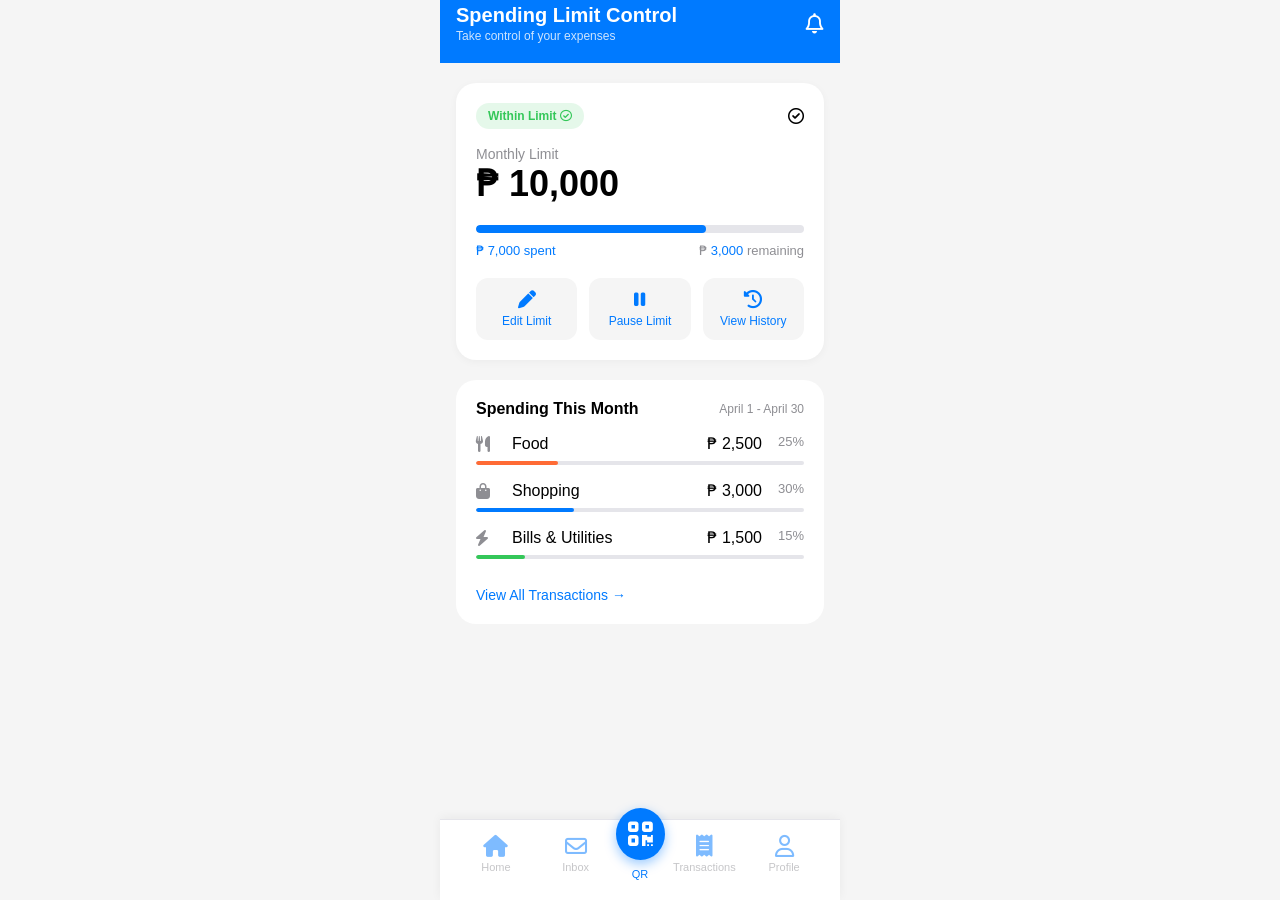
<file: index.html>
<!DOCTYPE html>
<html lang="en">
<head>
    <meta charset="UTF-8">
    <meta name="viewport" content="width=device-width, initial-scale=1.0, viewport-fit=cover">
    <title>GCash - Spending Limit Control</title>
    <link rel="stylesheet" href="style.css">
    <link rel="stylesheet" href="https://cdnjs.cloudflare.com/ajax/libs/font-awesome/6.0.0/css/all.min.css">
</head>
<body>
    <div class="app-container">
        <!-- Main Content Area -->
        <div class="screen-container" id="screenContainer">
            <!-- SCREEN 1: DASHBOARD (HOME) -->
            <div id="homeScreen" class="screen active">
                <div class="screen-header">
                    <div>
                        <h1>Spending Limit Control</h1>
                        <p class="header-subtitle">Take control of your expenses</p>
                    </div>
                    <i class="fa-regular fa-bell"></i>
                </div>

                <!-- Main Limit Card -->
                <div class="limit-card" id="limitCard">
                    <div class="limit-status" id="limitStatus">
                        <span class="status-text">Within Limit</span>
                        <i class="fa-regular fa-circle-check"></i>
                    </div>
                    <div class="limit-amount">
                        <span class="label">Monthly Limit</span>
                        <h1>₱ <span id="displayLimit">10,000</span></h1>
                    </div>
                    <div class="progress-section">
                        <div class="progress-bar">
                            <div class="progress-fill" id="homeProgressFill" style="width: 70%"></div>
                        </div>
                        <div class="progress-numbers">
                            <span>₱ <span id="displaySpent">7,000</span> spent</span>
                            <span>₱ <span id="displayRemaining">3,000</span> remaining</span>
                        </div>
                    </div>
                    <div class="card-buttons">
                        <button class="card-btn" onclick="showEditLimit()">
                            <i class="fa-solid fa-pen"></i>
                            <span>Edit Limit</span>
                        </button>
                        <button class="card-btn" onclick="pauseLimit()">
                            <i class="fa-solid fa-pause"></i>
                            <span>Pause Limit</span>
                        </button>
                        <button class="card-btn" onclick="showScreen('historyScreen')">
                            <i class="fa-solid fa-clock-rotate-left"></i>
                            <span>View History</span>
                        </button>
                    </div>
                </div>

                <!-- Spending This Month Section -->
                <div class="spending-section">
                    <div class="section-header">
                        <h3>Spending This Month</h3>
                        <span>April 1 - April 30</span>
                    </div>
                    
                    <div class="category-list">
                        <div class="category-item">
                            <div class="category-info">
                                <i class="fa-solid fa-utensils"></i>
                                <span>Food</span>
                            </div>
                            <div class="category-stats">
                                <span class="amount">₱ 2,500</span>
                                <span class="percentage">25%</span>
                            </div>
                        </div>
                        <div class="progress-bar-small">
                            <div class="progress-fill-small" style="width: 25%; background: #FF6B35;"></div>
                        </div>

                        <div class="category-item">
                            <div class="category-info">
                                <i class="fa-solid fa-bag-shopping"></i>
                                <span>Shopping</span>
                            </div>
                            <div class="category-stats">
                                <span class="amount">₱ 3,000</span>
                                <span class="percentage">30%</span>
                            </div>
                        </div>
                        <div class="progress-bar-small">
                            <div class="progress-fill-small" style="width: 30%; background: #007AFF;"></div>
                        </div>

                        <div class="category-item">
                            <div class="category-info">
                                <i class="fa-solid fa-bolt"></i>
                                <span>Bills & Utilities</span>
                            </div>
                            <div class="category-stats">
                                <span class="amount">₱ 1,500</span>
                                <span class="percentage">15%</span>
                            </div>
                        </div>
                        <div class="progress-bar-small">
                            <div class="progress-fill-small" style="width: 15%; background: #34C759;"></div>
                        </div>
                    </div>
                    
                    <button class="view-all-link" onclick="showScreen('historyScreen')">View All Transactions →</button>
                </div>
            </div>

            <!-- SCREEN 2: SET/EDIT LIMIT -->
            <div id="editLimitScreen" class="screen">
                <div class="screen-header">
                    <button class="back-btn" onclick="showScreen('homeScreen')">←</button>
                    <h1>Set Spending Limit</h1>
                    <div style="width: 30px;"></div>
                </div>

                <div class="form-card">
                    <label class="form-label">Choose Period</label>
                    <div class="period-tabs">
                        <button class="period-tab" onclick="selectPeriod('day')">Day</button>
                        <button class="period-tab" onclick="selectPeriod('week')">Week</button>
                        <button class="period-tab active" onclick="selectPeriod('month')">Month</button>
                    </div>

                    <label class="form-label">Set Amount</label>
                    <div class="amount-control">
                        <button class="amount-minus" onclick="decrementAmount()">−</button>
                        <div class="amount-display">
                            <span>₱</span>
                            <span id="sliderAmount">10,000</span>
                        </div>
                        <button class="amount-plus" onclick="incrementAmount()">+</button>
                    </div>
                    <input type="range" id="limitSlider" min="1000" max="50000" step="500" value="10000" oninput="updateSliderAmount(this.value)">
                    <div class="slider-labels">
                        <span>₱1,000</span>
                        <span>₱50,000</span>
                    </div>

                    <p class="note-text">This limit will reset every <strong>1st of the month</strong>.</p>

                    <label class="form-label">Apply Limit To (Optional)</label>
<div class="checkbox-group" id="checkboxGroup">
    <label class="checkbox-item">
        <input type="checkbox" checked>
        <span class="checkmark"></span>
        <span>All Spending</span>
    </label>
    <label class="checkbox-item">
        <input type="checkbox">
        <span class="checkmark"></span>
        <span>Send Money</span>
    </label>
    <label class="checkbox-item">
        <input type="checkbox">
        <span class="checkmark"></span>
        <span>QR Payments</span>
    </label>
    <label class="checkbox-item">
        <input type="checkbox">
        <span class="checkmark"></span>
        <span>Online Purchases</span>
    </label>
    <label class="checkbox-item">
        <input type="checkbox">
        <span class="checkmark"></span>
        <span>Bills Payment</span>
    </label>
    <label class="checkbox-item">
        <input type="checkbox">
        <span class="checkmark"></span>
        <span>Load</span>
    </label>
</div>
                    <button class="save-btn" onclick="saveNewLimit()">Save Spending Limit</button>
                </div>
            </div>

            <!-- SCREEN 3: WARNING POPUP (Modal) -->
            <div id="warningModal" class="modal">
                <div class="modal-content warning-modal">
                    <div class="warning-icon">⚠️</div>
                    <h3>You're almost there!</h3>
                    <p>You have ₱ <span id="warningRemaining">1,000</span> remaining for this month.</p>
                    <div class="modal-buttons">
                        <button class="modal-btn review" onclick="closeWarningAndReview()">Review Spending</button>
                        <button class="modal-btn ignore" onclick="closeWarning()">Ignore</button>
                    </div>
                </div>
            </div>

            <!-- SCREEN 4: LIMIT REACHED (Full Screen) -->
            <div id="limitReachedScreen" class="screen limit-reached">
                <div class="screen-header white-text">
                    <button class="back-btn white-btn" onclick="showScreen('homeScreen')">←</button>
                    <h1>Limit Reached</h1>
                    <div style="width: 30px;"></div>
                </div>

                <div class="limit-reached-content">
                    <div class="alert-icon">⚠️</div>
                    <h2>Spending Limit Reached</h2>
                    <p>You've exceeded your ₱ <span id="exceedLimit">10,000</span> monthly limit.</p>

                    <div class="action-buttons">
                        <button class="action-btn primary" onclick="showEditLimit()">Increase Limit</button>
                        <button class="action-btn secondary">Wait Until May 1</button>
                        <p class="reset-note">Limit will reset on your next billing period</p>
                    </div>

                    <div class="usage-card-red">
                        <h4>Current Usage</h4>
                        <div class="usage-circle">100%</div>
                        <div class="usage-stats-red">
                            <div>₱ <span id="exceedSpent">10,500</span> Spent</div>
                            <div>₱ 0 Remaining</div>
                        </div>
                        <button class="history-link" onclick="showScreen('historyScreen')">View History →</button>
                    </div>
                </div>
            </div>

            <!-- SCREEN 5: SPENDING HISTORY -->
            <div id="historyScreen" class="screen">
                <div class="screen-header">
                    <button class="back-btn" onclick="showScreen('homeScreen')">←</button>
                    <h1>Spending History</h1>
                    <i class="fa-regular fa-calendar"></i>
                </div>

                <div class="month-selector">
                    <button class="month-arrow" onclick="changeMonth(-1)">
                        <i class="fa-solid fa-chevron-left"></i>
                    </button>
                    <div class="current-month">
                        <h3 id="currentMonthYear">April 2025</h3>
                    </div>
                    <button class="month-arrow" onclick="changeMonth(1)">
                        <i class="fa-solid fa-chevron-right"></i>
                    </button>
                </div>

                <div class="history-tabs">
                    <button class="history-tab active">Day</button>
                    <button class="history-tab">Week</button>
                    <button class="history-tab">Month</button>
                </div>

                <div class="summary-cards">
                    <div class="summary-card">
                        <span>Total Spent</span>
                        <h3>₱ <span id="historyTotalSpent">7,000</span></h3>
                    </div>
                    <div class="summary-card">
                        <span>Limit</span>
                        <h3>₱ <span id="historyLimit">10,000</span></h3>
                    </div>
                </div>

                <div class="transaction-list" id="transactionList">
                    <div class="transaction-date">Apr 02</div>
                    <div class="transaction-item">
                        <span>Grocery Store</span>
                        <span>₱ 1,200</span>
                    </div>
                    <div class="transaction-item">
                        <span>Online Shop</span>
                        <span>₱ 800</span>
                    </div>
                    <div class="transaction-item">
                        <span>Restaurant</span>
                        <span>₱ 950</span>
                    </div>
                    <div class="transaction-item">
                        <span>Electric Bill</span>
                        <span>₱ 1,500</span>
                    </div>
                </div>

                <button class="view-full-btn">View Full History</button>
            </div>

            <!-- SCREEN 6: INBOX -->
            <div id="inboxScreen" class="screen">
                <div class="screen-header">
                    <h1>Inbox</h1>
                    <i class="fa-regular fa-envelope"></i>
                </div>
                <div class="placeholder-content">
                    <i class="fa-regular fa-inbox"></i>
                    <p>No new notifications</p>
                </div>
            </div>

            <!-- SCREEN 7: QR SCANNER -->
            <div id="qrScreen" class="screen">
                <div class="screen-header">
                    <button class="back-btn" onclick="showScreen('homeScreen')">←</button>
                    <h1>Scan QR Code</h1>
                    <div style="width: 30px;"></div>
                </div>
                <div class="scanner-container">
                    <div class="camera-preview" id="cameraPreview">
                        <video id="camera" autoplay playsinline></video>
                        <div class="scan-frame"></div>
                    </div>
                    <p class="scanner-text">Align QR code within the frame</p>
                    <button class="torch-btn" onclick="toggleTorch()">🔦 Torch</button>
                </div>
            </div>

            <!-- SCREEN 8: PROFILE -->
            <div id="profileScreen" class="screen">
                <div class="screen-header">
                    <h1>Profile</h1>
                    <div class="gcash-icon-header">
                        <i class="fa-solid fa-circle-dollar-to-slot"></i>
                        <span>GCash</span>
                    </div>
                </div>
                <div class="profile-card">
                    <div class="avatar">
                        <i class="fa-regular fa-user"></i>
                    </div>
                    <h3>John Doe</h3>
                    <p>+63 912 345 6789</p>
                    <div class="profile-stats">
                        <div class="profile-stat">
                            <span>Total Spent</span>
                            <strong>₱ 10,500</strong>
                        </div>
                        <div class="profile-stat">
                            <span>Monthly Limit</span>
                            <strong>₱ 10,000</strong>
                        </div>
                    </div>
                    <button class="logout-btn" onclick="resetApp()">Logout</button>
                </div>
            </div>
        </div>

        <!-- Bottom Navigation Bar -->
        <div class="bottom-nav">
            <div class="nav-item" onclick="showScreen('homeScreen')">
                <i class="fa-solid fa-house"></i>
                <span>Home</span>
            </div>
            <div class="nav-item" onclick="showScreen('inboxScreen')">
                <i class="fa-regular fa-envelope"></i>
                <span>Inbox</span>
            </div>
            <div class="nav-item qr-nav" onclick="startQRScanner()">
                <i class="fa-solid fa-qrcode"></i>
                <span>QR</span>
            </div>
            <div class="nav-item" onclick="showScreen('historyScreen')">
                <i class="fa-solid fa-receipt"></i>
                <span>Transactions</span>
            </div>
            <div class="nav-item" onclick="showScreen('profileScreen')">
                <i class="fa-regular fa-user"></i>
                <span>Profile</span>
            </div>
        </div>
    </div>

    <script src="script.js"></script>
</body>
</html>
</file>
<file: style.css>
* {
    margin: 0;
    padding: 0;
    box-sizing: border-box;
    font-family: -apple-system, BlinkMacSystemFont, 'SF Pro Text', 'SF Pro Display', 'Helvetica Neue', Helvetica, Arial, sans-serif;
}

body {
    background: #f5f5f5;
}

.app-container {
    max-width: 400px;
    margin: 0 auto;
    background: #f5f5f5;
    min-height: 100vh;
    position: relative;
    padding-bottom: 70px;
}

/* Screens */
.screen {
    display: none;
    padding: 0 16px;
    animation: fadeIn 0.3s ease;
}

.screen.active {
    display: block;
}

@keyframes fadeIn {
    from { opacity: 0; transform: translateX(20px); }
    to { opacity: 1; transform: translateX(0); }
}

/* Screen Headers with Blue Background */
.screen-header {
    display: flex;
    justify-content: space-between;
    align-items: center;
    padding: 20px 16px;
    background: #007AFF;
    margin: -16px -16px 20px -16px;
    color: white;
}

.screen-header h1 {
    font-size: 20px;
    font-weight: 600;
    color: white;
}

.header-subtitle {
    font-size: 12px;
    opacity: 0.8;
    margin-top: 2px;
}

.screen-header i {
    font-size: 20px;
    color: white;
}

/* GCash Icon Header */
.gcash-icon-header {
    display: flex;
    align-items: center;
    gap: 6px;
    background: rgba(255,255,255,0.2);
    padding: 6px 12px;
    border-radius: 20px;
}

.gcash-icon-header i {
    font-size: 16px;
    margin: 0;
}

.gcash-icon-header span {
    font-size: 14px;
    font-weight: 500;
}

.back-btn {
    background: none;
    border: none;
    font-size: 28px;
    cursor: pointer;
    color: white;
    padding: 0;
    width: 30px;
}

/* White text header for limit reached screen */
.screen-header.white-text {
    background: transparent;
    margin-bottom: 0;
}

.screen-header.white-text h1 {
    color: white;
}

/* Limit Card */
.limit-card {
    background: white;
    border-radius: 20px;
    padding: 20px;
    margin-bottom: 20px;
    box-shadow: 0 2px 8px rgba(0,0,0,0.04);
}

.limit-status {
    display: flex;
    justify-content: space-between;
    align-items: center;
    margin-bottom: 16px;
}

.status-text {
    background: #34C75920;
    color: #34C759;
    padding: 6px 12px;
    border-radius: 20px;
    font-size: 12px;
    font-weight: 600;
}

.limit-amount {
    margin-bottom: 20px;
}

.limit-amount .label {
    font-size: 14px;
    color: #8e8e93;
}

.limit-amount h1 {
    font-size: 36px;
    font-weight: 700;
    color: #000;
}

.progress-section {
    margin-bottom: 20px;
}

.progress-bar {
    background: #e5e5ea;
    border-radius: 10px;
    height: 8px;
    overflow: hidden;
}

.progress-fill {
    background: #007AFF;
    height: 100%;
    border-radius: 10px;
    transition: width 0.3s;
}

.progress-numbers {
    display: flex;
    justify-content: space-between;
    margin-top: 10px;
    font-size: 13px;
    color: #8e8e93;
}

.progress-numbers span:first-child {
    color: #007AFF;
}

/* Card Buttons with Icons */
.card-buttons {
    display: flex;
    gap: 12px;
}

.card-btn {
    flex: 1;
    padding: 12px;
    background: #f5f5f5;
    border: none;
    border-radius: 12px;
    font-size: 13px;
    font-weight: 500;
    color: #007AFF;
    cursor: pointer;
    display: flex;
    flex-direction: column;
    align-items: center;
    gap: 6px;
    transition: all 0.2s;
}

.card-btn i {
    font-size: 18px;
    color: #007AFF;
}

.card-btn span {
    font-size: 12px;
}

.card-btn:hover {
    background: #007AFF10;
    transform: translateY(-2px);
}

/* Spending Section */
.spending-section {
    background: white;
    border-radius: 20px;
    padding: 20px;
}

.section-header {
    display: flex;
    justify-content: space-between;
    align-items: center;
    margin-bottom: 16px;
}

.section-header h3 {
    font-size: 16px;
    font-weight: 600;
}

.section-header span {
    font-size: 12px;
    color: #8e8e93;
}

.category-item {
    display: flex;
    justify-content: space-between;
    align-items: center;
    margin-bottom: 8px;
}

.category-info {
    display: flex;
    align-items: center;
    gap: 12px;
}

.category-info i {
    width: 24px;
    color: #8e8e93;
}

.category-stats {
    display: flex;
    gap: 16px;
}

.category-stats .amount {
    font-weight: 500;
}

.category-stats .percentage {
    color: #8e8e93;
    font-size: 13px;
}

.progress-bar-small {
    background: #e5e5ea;
    border-radius: 6px;
    height: 4px;
    margin-bottom: 16px;
    overflow: hidden;
}

.progress-fill-small {
    height: 100%;
    border-radius: 6px;
}

.view-all-link {
    background: none;
    border: none;
    color: #007AFF;
    font-size: 14px;
    margin-top: 12px;
    cursor: pointer;
}

/* Month Selector */
.month-selector {
    display: flex;
    align-items: center;
    justify-content: space-between;
    background: white;
    border-radius: 16px;
    padding: 12px 16px;
    margin-bottom: 20px;
    box-shadow: 0 2px 8px rgba(0,0,0,0.04);
}

.month-arrow {
    background: #f5f5f5;
    border: none;
    width: 40px;
    height: 40px;
    border-radius: 50%;
    cursor: pointer;
    display: flex;
    align-items: center;
    justify-content: center;
    transition: all 0.2s;
}

.month-arrow i {
    font-size: 18px;
    color: #007AFF;
}

.month-arrow:hover {
    background: #007AFF10;
}

.current-month h3 {
    font-size: 18px;
    font-weight: 600;
    margin: 0;
}

/* Amount Control with +/- - Centered */
.amount-control {
    display: flex;
    align-items: center;
    justify-content: center;
    gap: 20px;
    background: #f5f5f5;
    border-radius: 16px;
    padding: 12px 20px;
    margin-bottom: 20px;
}

.amount-minus, .amount-plus {
    width: 52px;
    height: 52px;
    border-radius: 26px;
    background: white;
    border: 1px solid #e5e5ea;
    font-size: 28px;
    font-weight: 600;
    color: #007AFF;
    cursor: pointer;
    transition: all 0.2s;
    display: flex;
    align-items: center;
    justify-content: center;
}

.amount-minus:hover, .amount-plus:hover {
    background: #007AFF10;
    transform: scale(1.02);
}

.amount-display {
    text-align: center;
    min-width: 120px;
}

.amount-display span:first-child {
    font-size: 24px;
    font-weight: 600;
    color: #000;
}

.amount-display span:last-child {
    font-size: 32px;
    font-weight: 700;
    color: #000;
    margin-left: 4px;
}

/* Slider - Centered */
input[type="range"] {
    width: 100%;
    margin: 10px 0;
    accent-color: #007AFF;
}

.slider-labels {
    display: flex;
    justify-content: space-between;
    font-size: 12px;
    color: #8e8e93;
    margin-top: 8px;
    padding: 0 4px;
}

/* Checkbox with Highlight - Multiple selections allowed */
/* Checkbox with Highlight - Better touch targets */
/* Checkbox with Highlight - Fixed */
/* Checkbox with Highlight - SIMPLE WORKING VERSION */
.checkbox-group {
    display: grid;
    grid-template-columns: repeat(2, 1fr);
    gap: 12px;
    margin-bottom: 24px;
}

.checkbox-item {
    display: flex;
    align-items: center;
    gap: 12px;
    padding: 14px 16px;
    background: #f5f5f5;
    border-radius: 12px;
    cursor: pointer;
    transition: all 0.2s ease;
    border: 1.5px solid transparent;
    min-height: 52px;
    position: relative;
}

/* Hide the actual checkbox */
.checkbox-item input {
    position: absolute;
    opacity: 0;
    width: 0;
    height: 0;
}

/* Custom checkmark */
.checkmark {
    width: 22px;
    height: 22px;
    border-radius: 6px;
    background: white;
    border: 2px solid #c6c6c8;
    display: inline-block;
    position: relative;
    transition: all 0.2s ease;
    flex-shrink: 0;
}

/* When checkbox is checked */
.checkbox-item input:checked ~ .checkmark {
    background: #007AFF;
    border-color: #007AFF;
}

.checkbox-item input:checked ~ .checkmark::after {
    content: "✓";
    position: absolute;
    top: 50%;
    left: 50%;
    transform: translate(-50%, -50%);
    color: white;
    font-size: 13px;
    font-weight: bold;
}

/* When checkbox is checked - highlight the whole item */
.checkbox-item input:checked ~ span:last-child {
    color: #007AFF;
    font-weight: 500;
}

.checkbox-item:has(input:checked) {
    background: #007AFF10;
    border-color: #007AFF;
}

/* Touch feedback */
.checkbox-item:active {
    transform: scale(0.98);
}
/*------------------------------------------------------------------------


/* Form Styles */
.form-card {
    background: white;
    border-radius: 20px;
    padding: 20px;
}

.form-label {
    display: block;
    font-size: 14px;
    font-weight: 500;
    margin-bottom: 12px;
    margin-top: 20px;
}

.form-label:first-of-type {
    margin-top: 0;
}

.period-tabs {
    display: flex;
    gap: 8px;
    background: #f5f5f5;
    padding: 4px;
    border-radius: 12px;
    margin-bottom: 24px;
}

.period-tab {
    flex: 1;
    padding: 10px;
    background: transparent;
    border: none;
    border-radius: 10px;
    font-size: 14px;
    cursor: pointer;
}

.period-tab.active {
    background: white;
    color: #007AFF;
    box-shadow: 0 1px 3px rgba(0,0,0,0.1);
}

.note-text {
    font-size: 12px;
    color: #8e8e93;
    text-align: center;
    margin: 16px 0;
}

.save-btn {
    width: 100%;
    padding: 14px;
    background: #007AFF;
    color: white;
    border: none;
    border-radius: 12px;
    font-size: 16px;
    font-weight: 600;
    cursor: pointer;
}

/* Modal */
.modal {
    display: none;
    position: fixed;
    top: 0;
    left: 0;
    width: 100%;
    height: 100%;
    background: rgba(0,0,0,0.5);
    justify-content: center;
    align-items: center;
    z-index: 1000;
}

.modal.active {
    display: flex;
}

.modal-content {
    width: 300px;
    background: white;
    border-radius: 20px;
    padding: 24px;
    text-align: center;
}

.warning-icon {
    font-size: 48px;
    margin-bottom: 16px;
}

.modal-content h3 {
    margin-bottom: 8px;
}

.modal-content p {
    color: #8e8e93;
    margin-bottom: 20px;
}

.modal-buttons {
    display: flex;
    gap: 12px;
}

.modal-btn {
    flex: 1;
    padding: 12px;
    border-radius: 12px;
    font-size: 14px;
    font-weight: 500;
    cursor: pointer;
}

.modal-btn.review {
    background: #007AFF;
    color: white;
    border: none;
}

.modal-btn.ignore {
    background: #f5f5f5;
    color: #007AFF;
    border: none;
}

/* Limit Reached Screen (Red Theme) */
.limit-reached {
    background: #FF3B30;
    min-height: 100vh;
    margin: -16px;
    padding: 16px;
}

.white-text {
    color: white;
}

.white-btn {
    color: white !important;
}

.limit-reached-content {
    text-align: center;
    color: white;
    padding: 40px 20px;
}

.alert-icon {
    font-size: 64px;
    margin-bottom: 20px;
}

.limit-reached-content h2 {
    font-size: 24px;
    margin-bottom: 8px;
}

.limit-reached-content p {
    margin-bottom: 30px;
    opacity: 0.9;
}

.action-buttons {
    margin-bottom: 30px;
}

.action-btn {
    width: 100%;
    padding: 14px;
    border-radius: 12px;
    font-size: 16px;
    font-weight: 600;
    cursor: pointer;
    margin-bottom: 12px;
}

.action-btn.primary {
    background: white;
    color: #FF3B30;
    border: none;
}

.action-btn.secondary {
    background: transparent;
    color: white;
    border: 1px solid white;
}

.reset-note {
    font-size: 12px;
    opacity: 0.7;
}

.usage-card-red {
    background: rgba(255,255,255,0.2);
    border-radius: 20px;
    padding: 20px;
    margin-top: 20px;
}

.usage-circle {
    width: 80px;
    height: 80px;
    border-radius: 50%;
    background: white;
    color: #FF3B30;
    display: flex;
    align-items: center;
    justify-content: center;
    font-size: 20px;
    font-weight: bold;
    margin: 16px auto;
}

.usage-stats-red {
    display: flex;
    justify-content: space-between;
    margin: 16px 0;
}

.history-link {
    background: none;
    border: none;
    color: white;
    text-decoration: underline;
    cursor: pointer;
}

/* History Screen */
.history-tabs {
    display: flex;
    gap: 8px;
    background: #f5f5f5;
    padding: 4px;
    border-radius: 12px;
    margin-bottom: 20px;
}

.history-tab {
    flex: 1;
    padding: 10px;
    background: transparent;
    border: none;
    border-radius: 10px;
    cursor: pointer;
}

.history-tab.active {
    background: white;
    color: #007AFF;
    box-shadow: 0 1px 3px rgba(0,0,0,0.1);
}

.summary-cards {
    display: flex;
    gap: 12px;
    margin-bottom: 20px;
}

.summary-card {
    flex: 1;
    background: white;
    border-radius: 16px;
    padding: 16px;
    text-align: center;
}

.summary-card span {
    font-size: 13px;
    color: #8e8e93;
}

.summary-card h3 {
    font-size: 20px;
    margin-top: 4px;
}

.transaction-list {
    background: white;
    border-radius: 20px;
    padding: 16px;
    margin-bottom: 16px;
}

.transaction-date {
    font-size: 13px;
    font-weight: 600;
    color: #8e8e93;
    margin: 12px 0 8px 0;
}

.transaction-date:first-child {
    margin-top: 0;
}

.transaction-item {
    display: flex;
    justify-content: space-between;
    padding: 12px 0;
    border-bottom: 1px solid #e5e5ea;
}

.transaction-item:last-child {
    border-bottom: none;
}

.view-full-btn {
    width: 100%;
    padding: 14px;
    background: #f5f5f5;
    color: #007AFF;
    border: none;
    border-radius: 12px;
    font-size: 14px;
    font-weight: 600;
    cursor: pointer;
}

/* QR Scanner - Bigger and Centered */
.scanner-container {
    text-align: center;
    padding: 20px 0;
}

.camera-preview {
    position: relative;
    width: 100%;
    height: 450px;
    background: #000;
    border-radius: 20px;
    overflow: hidden;
    margin-bottom: 20px;
}

.camera-preview video {
    width: 100%;
    height: 100%;
    object-fit: cover;
}

.scan-frame {
    position: absolute;
    top: 50%;
    left: 50%;
    transform: translate(-50%, -50%);
    width: 280px;
    height: 280px;
    border: 2px solid #007AFF;
    border-radius: 20px;
    box-shadow: 0 0 0 999px rgba(0,0,0,0.5);
}

.scan-frame::before {
    content: "📷";
    position: absolute;
    top: -30px;
    left: 50%;
    transform: translateX(-50%);
    font-size: 24px;
    color: #007AFF;
}

.scanner-text {
    color: #8e8e93;
    margin-bottom: 16px;
}

.torch-btn {
    padding: 12px 24px;
    background: #007AFF;
    color: white;
    border: none;
    border-radius: 12px;
    font-size: 14px;
    cursor: pointer;
}

/* Placeholder Content */
.placeholder-content {
    text-align: center;
    padding: 80px 20px;
    color: #8e8e93;
}

.placeholder-content i {
    font-size: 64px;
    margin-bottom: 16px;
}

/* Profile Screen */
.profile-card {
    background: white;
    border-radius: 20px;
    padding: 24px;
    text-align: center;
}

.avatar {
    width: 80px;
    height: 80px;
    background: #007AFF20;
    border-radius: 50%;
    display: flex;
    align-items: center;
    justify-content: center;
    margin: 0 auto 16px;
}

.avatar i {
    font-size: 40px;
    color: #007AFF;
}

.profile-card h3 {
    margin-bottom: 4px;
}

.profile-card p {
    color: #8e8e93;
    margin-bottom: 24px;
}

.profile-stats {
    display: flex;
    gap: 16px;
    margin-bottom: 24px;
}

.profile-stat {
    flex: 1;
    background: #f5f5f5;
    padding: 12px;
    border-radius: 12px;
}

.profile-stat span {
    display: block;
    font-size: 12px;
    color: #8e8e93;
}

.logout-btn {
    width: 100%;
    padding: 14px;
    background: #FF3B30;
    color: white;
    border: none;
    border-radius: 12px;
    font-size: 16px;
    font-weight: 600;
    cursor: pointer;
}

/* Bottom Navigation */
.bottom-nav {
    position: fixed;
    bottom: 0;
    left: 0;
    right: 0;
    max-width: 400px;
    margin: 0 auto;
    background: white;
    display: flex;
    justify-content: space-around;
    align-items: center;
    padding: 8px 16px 20px;
    border-top: 1px solid #e5e5ea;
    box-shadow: 0 -2px 10px rgba(0,0,0,0.05);
}

.nav-item {
    display: flex;
    flex-direction: column;
    align-items: center;
    gap: 4px;
    cursor: pointer;
    opacity: 0.5;
    transition: opacity 0.2s;
    flex: 1;
}

.nav-item.active {
    opacity: 1;
}

.nav-item i {
    font-size: 22px;
    color: #007AFF;
}

.nav-item span {
    font-size: 11px;
    color: #8e8e93;
}

.nav-item.active span {
    color: #007AFF;
}

/* SPECIAL: QR Button - Bigger with Blue Circle - CENTERED */
.nav-item.qr-nav {
    position: relative;
    opacity: 1;
    margin-top: -20px;
    flex: 0 0 auto;
}

.nav-item.qr-nav i {
    font-size: 28px;
    background: #007AFF;
    color: white;
    padding: 12px;
    border-radius: 50%;
    box-shadow: 0 4px 12px rgba(0,122,255,0.4);
    margin-bottom: 4px;
}

.nav-item.qr-nav span {
    font-size: 11px;
    color: #007AFF;
    font-weight: 500;
}
</file>
